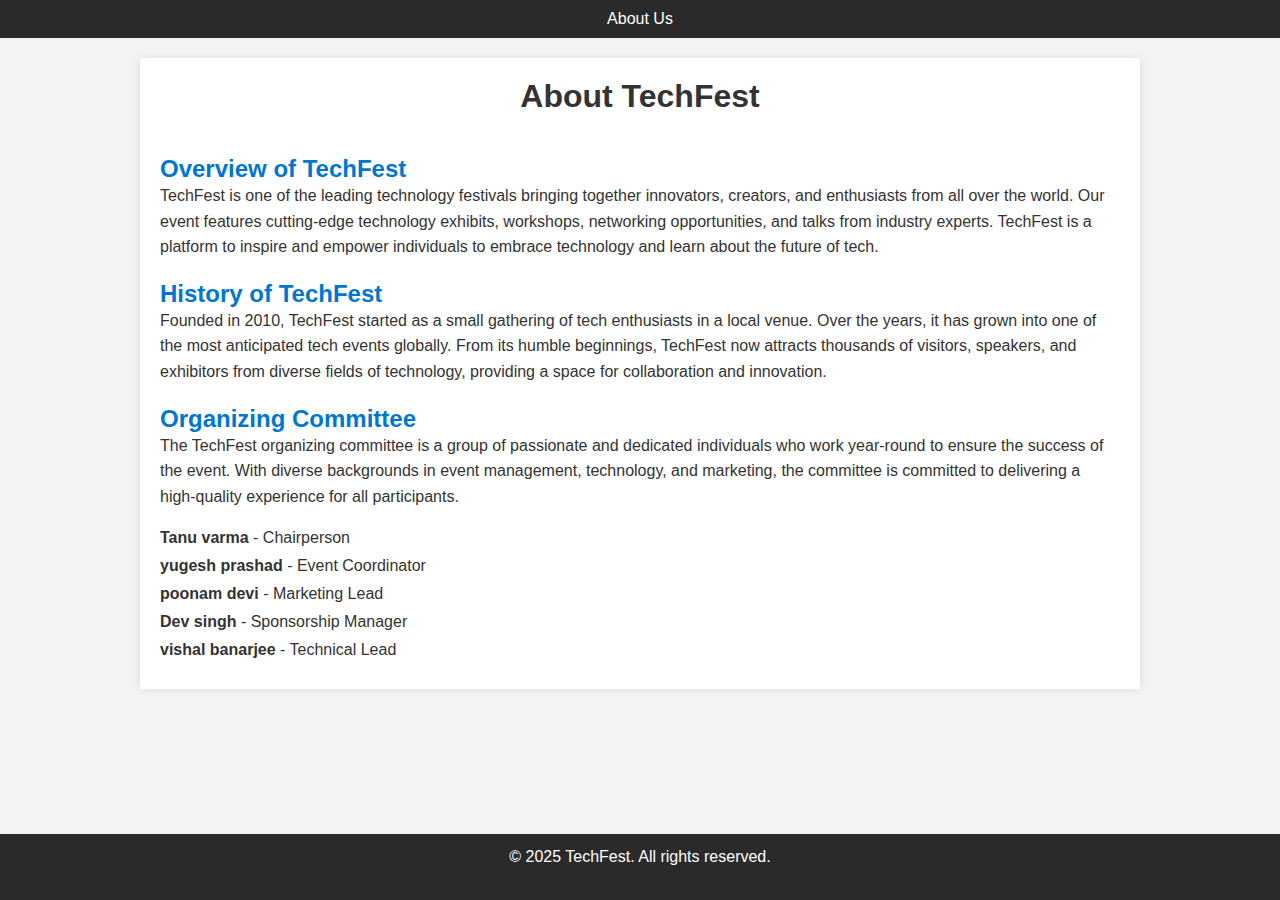
<file: about.html>
<!DOCTYPE html>
<html lang="en">
<head>
    <meta charset="UTF-8">
    <meta name="viewport" content="width=device-width, initial-scale=1.0">
    <title>About Us - TechFest</title>
    <link rel="stylesheet" href="style2.css">
</head>
<body>
    <header>
        <nav>
            <ul>
                
                <li><a href="#">About Us</a></li>
               
            </ul>
        </nav>
    </header>

    <section class="about">
        <div class="section-header">
            <h1>About TechFest</h1>
        </div>

        <div class="overview">
            <h2>Overview of TechFest</h2>
            <p>
                TechFest is one of the leading technology festivals bringing together innovators, creators, and
                enthusiasts from all over the world. Our event features cutting-edge technology exhibits, workshops,
                networking opportunities, and talks from industry experts. TechFest is a platform to inspire and
                empower individuals to embrace technology and learn about the future of tech.
            </p>
        </div>

        <div class="history">
            <h2>History of TechFest</h2>
            <p>
                Founded in 2010, TechFest started as a small gathering of tech enthusiasts in a local venue. Over
                the years, it has grown into one of the most anticipated tech events globally. From its humble
                beginnings, TechFest now attracts thousands of visitors, speakers, and exhibitors from diverse fields
                of technology, providing a space for collaboration and innovation.
            </p>
        </div>

        <div class="committee">
            <h2>Organizing Committee</h2>
            <p>
                The TechFest organizing committee is a group of passionate and dedicated individuals who work year-round
                to ensure the success of the event. With diverse backgrounds in event management, technology, and
                marketing, the committee is committed to delivering a high-quality experience for all participants.
            </p>
            <ul>
                <li><strong>Tanu varma</strong> - Chairperson</li>
                <li><strong>yugesh prashad</strong> - Event Coordinator</li>
                <li><strong> poonam devi</strong> - Marketing Lead</li>
                <li><strong>Dev singh</strong> - Sponsorship Manager</li>
                <li><strong>vishal banarjee</strong> - Technical Lead</li>
            </ul>
        </div>
    </section>

    <footer>
        <p>&copy; 2025 TechFest. All rights reserved.</p>
    </footer>
</body>
</html>
</file>
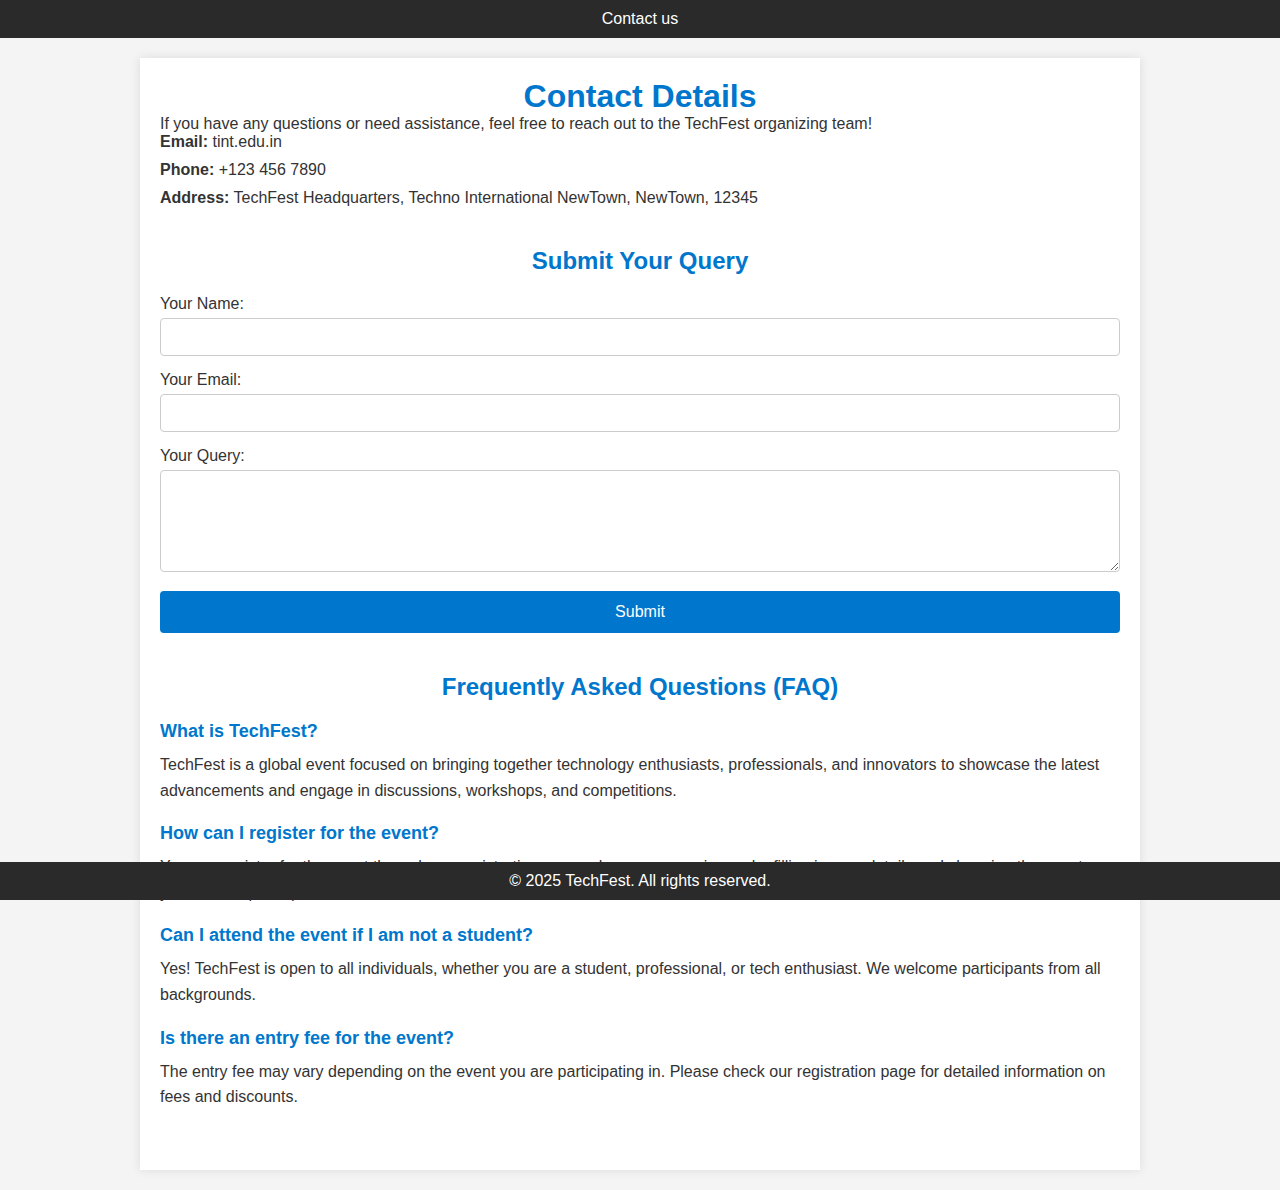
<file: contact.html>
<!DOCTYPE html>
<html lang="en">
<head>
    <meta charset="UTF-8">
    <meta name="viewport" content="width=device-width, initial-scale=1.0">
    <title>Contact Us - TechFest</title>
    <link rel="stylesheet" href="style4.css">
</head>
<body>
    <header>
        <nav>
            <ul>
                
                <li><a href="#">Contact us</a></li>
            </ul>
        </nav>
    </header>

    <section class="contact-section">
        <div class="contact-details">
            <h1>Contact Details</h1>
            <p>If you have any questions or need assistance, feel free to reach out to the TechFest organizing team!</p>
            
            <ul>
                <li><strong>Email:</strong> tint.edu.in </li>
                <li><strong>Phone:</strong> +123 456 7890</li>
                <li><strong>Address:</strong> TechFest Headquarters, Techno International NewTown, NewTown, 12345</li>
            </ul>
        </div>

        <div class="query-form">
            <h2>Submit Your Query</h2>
            <form action="#" method="POST">
                <div class="form-group">
                    <label for="name">Your Name:</label>
                    <input type="text" id="name" name="name" required>
                </div>

                <div class="form-group">
                    <label for="email">Your Email:</label>
                    <input type="email" id="email" name="email" required>
                </div>

                <div class="form-group">
                    <label for="query">Your Query:</label>
                    <textarea id="query" name="query" rows="5" required></textarea>
                </div>

                <button type="submit" class="submit-btn">Submit</button>
            </form>
        </div>

        <div class="faq-section">
            <h2>Frequently Asked Questions (FAQ)</h2>
            <div class="faq-item">
                <h3>What is TechFest?</h3>
                <p>TechFest is a global event focused on bringing together technology enthusiasts, professionals, and innovators to showcase the latest advancements and engage in discussions, workshops, and competitions.</p>
            </div>
            <div class="faq-item">
                <h3>How can I register for the event?</h3>
                <p>You can register for the event through our registration page, where you can sign up by filling in your details and choosing the event you'd like to participate in.</p>
            </div>
            <div class="faq-item">
                <h3>Can I attend the event if I am not a student?</h3>
                <p>Yes! TechFest is open to all individuals, whether you are a student, professional, or tech enthusiast. We welcome participants from all backgrounds.</p>
            </div>
            <div class="faq-item">
                <h3>Is there an entry fee for the event?</h3>
                <p>The entry fee may vary depending on the event you are participating in. Please check our registration page for detailed information on fees and discounts.</p>
            </div>
        </div>
    </section>

    <footer>
        <p>&copy; 2025 TechFest. All rights reserved.</p>
    </footer>
</body>
</html>
</file>
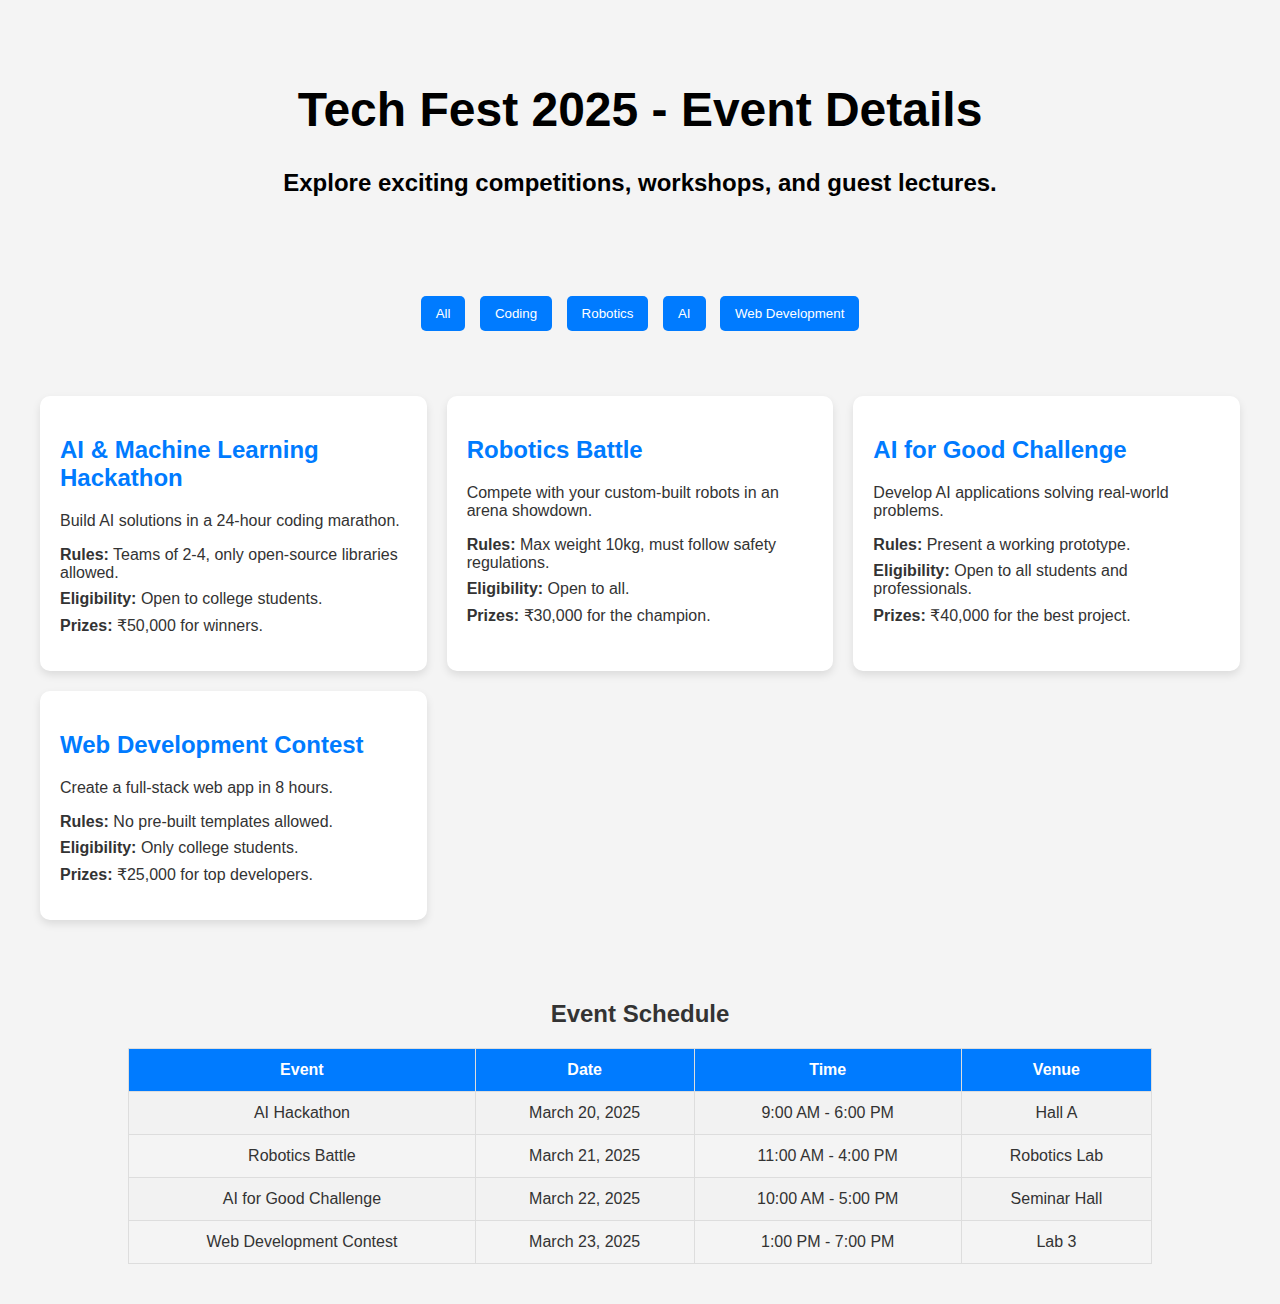
<file: event_details.html>
<!DOCTYPE html>
<html lang="en">
<head>
    <meta charset="UTF-8">
    <meta name="viewport" content="width=device-width, initial-scale=1.0">
    <title>Event Details | Tech Fest</title>
    <link rel="stylesheet" href="styles.css">
</head>
<body>

    <!-- Hero Section -->
    <header class="hero">
        <h1>Tech Fest 2025 - Event Details</h1>
        <p>Explore exciting competitions, workshops, and guest lectures.</p>
    </header>

    <!-- Event Categories -->
    <section class="categories">
        <button class="category-btn" onclick="filterEvents('all')">All</button>
        <button class="category-btn" onclick="filterEvents('coding')">Coding</button>
        <button class="category-btn" onclick="filterEvents('robotics')">Robotics</button>
        <button class="category-btn" onclick="filterEvents('ai')">AI</button>
        <button class="category-btn" onclick="filterEvents('web')">Web Development</button>
    </section>

    <!-- Events List -->
    <section class="events">
        <div class="event-card coding">
            <h2>AI & Machine Learning Hackathon</h2>
            <p>Build AI solutions in a 24-hour coding marathon.</p>
            <ul>
                <li><strong>Rules:</strong> Teams of 2-4, only open-source libraries allowed.</li>
                <li><strong>Eligibility:</strong> Open to college students.</li>
                <li><strong>Prizes:</strong> ₹50,000 for winners.</li>
            </ul>
        </div>

        <div class="event-card robotics">
            <h2>Robotics Battle</h2>
            <p>Compete with your custom-built robots in an arena showdown.</p>
            <ul>
                <li><strong>Rules:</strong> Max weight 10kg, must follow safety regulations.</li>
                <li><strong>Eligibility:</strong> Open to all.</li>
                <li><strong>Prizes:</strong> ₹30,000 for the champion.</li>
            </ul>
        </div>

        <div class="event-card ai">
            <h2>AI for Good Challenge</h2>
            <p>Develop AI applications solving real-world problems.</p>
            <ul>
                <li><strong>Rules:</strong> Present a working prototype.</li>
                <li><strong>Eligibility:</strong> Open to all students and professionals.</li>
                <li><strong>Prizes:</strong> ₹40,000 for the best project.</li>
            </ul>
        </div>

        <div class="event-card web">
            <h2>Web Development Contest</h2>
            <p>Create a full-stack web app in 8 hours.</p>
            <ul>
                <li><strong>Rules:</strong> No pre-built templates allowed.</li>
                <li><strong>Eligibility:</strong> Only college students.</li>
                <li><strong>Prizes:</strong> ₹25,000 for top developers.</li>
            </ul>
        </div>
    </section>

    <!-- Schedule Table -->
    <section class="schedule">
        <h2>Event Schedule</h2>
        <table>
            <tr>
                <th>Event</th>
                <th>Date</th>
                <th>Time</th>
                <th>Venue</th>
            </tr>
            <tr>
                <td>AI Hackathon</td>
                <td>March 20, 2025</td>
                <td>9:00 AM - 6:00 PM</td>
                <td>Hall A</td>
            </tr>
            <tr>
                <td>Robotics Battle</td>
                <td>March 21, 2025</td>
                <td>11:00 AM - 4:00 PM</td>
                <td>Robotics Lab</td>
            </tr>
            <tr>
                <td>AI for Good Challenge</td>
                <td>March 22, 2025</td>
                <td>10:00 AM - 5:00 PM</td>
                <td>Seminar Hall</td>
            </tr>
            <tr>
                <td>Web Development Contest</td>
                <td>March 23, 2025</td>
                <td>1:00 PM - 7:00 PM</td>
                <td>Lab 3</td>
            </tr>
        </table>
    </section>

    <script>
        function filterEvents(category) {
            let events = document.querySelectorAll('.event-card');
            events.forEach(event => {
                if (category === 'all' || event.classList.contains(category)) {
                    event.style.display = "block";
                } else {
                    event.style.display = "none";
                }
            });
        }
    </script>

</body>
</html>
</file>
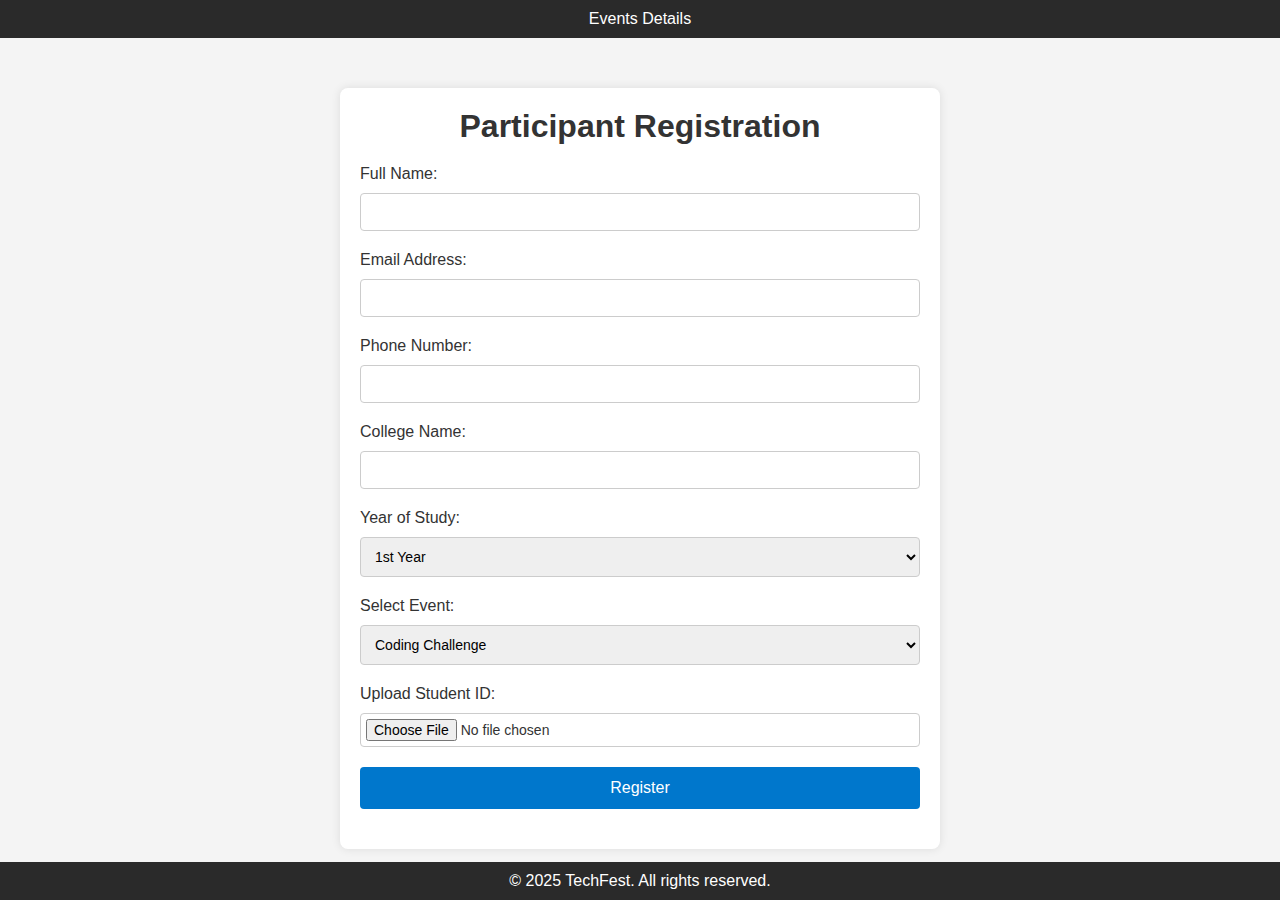
<file: registration.html>
<!DOCTYPE html>
<html lang="en">
<head>
    <meta charset="UTF-8">
    <meta name="viewport" content="width=device-width, initial-scale=1.0">
    <title>Participant Registration - TechFest</title>
    <link rel="stylesheet" href="style3.css">
</head>
<body>
    <header>
        <nav>
            <ul>
               
                <li><a href="#">Events Details</a></li>
                
            </ul>
        </nav>
    </header>

    <section class="registration-form">
        <div class="form-container">
            <h1>Participant Registration</h1>
            <form action="#" method="POST" enctype="multipart/form-data">
                <div class="form-group">
                    <label for="name">Full Name:</label>
                    <input type="text" id="name" name="name" required>
                </div>

                <div class="form-group">
                    <label for="email">Email Address:</label>
                    <input type="email" id="email" name="email" required>
                </div>

                <div class="form-group">
                    <label for="phone">Phone Number:</label>
                    <input type="tel" id="phone" name="phone" required>
                </div>

                <div class="form-group">
                    <label for="college">College Name:</label>
                    <input type="text" id="college" name="college" required>
                </div>

                <div class="form-group">
                    <label for="year">Year of Study:</label>
                    <select id="year" name="year" required>
                        <option value="1">1st Year</option>
                        <option value="2">2nd Year</option>
                        <option value="3">3rd Year</option>
                        <option value="4">4th Year</option>
                    </select>
                </div>

                <div class="form-group">
                    <label for="event">Select Event:</label>
                    <select id="event" name="event" required>
                        <option value="coding">Coding Challenge</option>
                        <option value="robotics">Robotics Competition</option>
                        <option value="design">Design Hackathon</option>
                        <option value="ai">AI & ML Challenge</option>
                    </select>
                </div>

                <div class="form-group">
                    <label for="student-id">Upload Student ID:</label>
                    <input type="file" id="student-id" name="student-id" required>
                </div>

                <div class="form-group">
                    <button type="submit" class="submit-btn">Register</button>
                </div>
            </form>
        </div>
    </section>

    <footer>
        <p>&copy; 2025 TechFest. All rights reserved.</p>
    </footer>
</body>
</html>
</file>
<file: style2.css>
* {
    margin: 0;
    padding: 0;
    box-sizing: border-box;
    font-family: Arial, sans-serif;
}

body {
    background-color: #f4f4f4;
    color: #333;
}

header {
    background-color: #2a2a2a;
    color: white;
    padding: 10px 0;
    text-align: center;
}

nav ul {
    list-style: none;
}

nav ul li {
    display: inline;
    margin: 0 20px;
}

nav ul li a {
    text-decoration: none;
    color: white;
    font-size: 16px;
}

h1, h2 {
    color: #333;
}

.about {
    max-width: 1000px;
    margin: 20px auto;
    padding: 20px;
    background-color: white;
    box-shadow: 0 0 10px rgba(0, 0, 0, 0.1);
}

.section-header {
    text-align: center;
    margin-bottom: 40px;
}

h2 {
    color: #0077cc;
    margin-top: 20px;
}

p {
    font-size: 16px;
    line-height: 1.6;
    margin-bottom: 20px;
}

ul {
    list-style: none;
}

ul li {
    font-size: 16px;
    margin-bottom: 10px;
}

footer {
    background-color: #2a2a2a;
    color: white;
    text-align: center;
    padding: 10px;
    position: fixed;
    bottom: 0;
    width: 100%;
}
</file>
<file: style4.css>
* {
    margin: 0;
    padding: 0;
    box-sizing: border-box;
    font-family: Arial, sans-serif;
}

body {
    background-color: #f4f4f4;
    color: #333;
}

header {
    background-color: #2a2a2a;
    color: white;
    padding: 10px 0;
    text-align: center;
}

nav ul {
    list-style: none;
}

nav ul li {
    display: inline;
    margin: 0 20px;
}

nav ul li a {
    text-decoration: none;
    color: white;
    font-size: 16px;
}

h1, h2, h3 {
    color: #333;
}

.contact-section {
    max-width: 1000px;
    margin: 20px auto;
    padding: 20px;
    background-color: white;
    box-shadow: 0 0 10px rgba(0, 0, 0, 0.1);
}

.contact-details, .query-form, .faq-section {
    margin-bottom: 40px;
}

.contact-details h1 {
    text-align: center;
    color: #0077cc;
}

.contact-details ul {
    list-style: none;
    padding-left: 0;
}

.contact-details ul li {
    font-size: 16px;
    margin-bottom: 10px;
}

.query-form h2 {
    text-align: center;
    color: #0077cc;
    margin-bottom: 20px;
}

.form-group {
    margin-bottom: 15px;
}

label {
    font-size: 16px;
    margin-bottom: 5px;
    display: block;
}

input[type="text"],
input[type="email"],
textarea {
    width: 100%;
    padding: 10px;
    font-size: 14px;
    border: 1px solid #ccc;
    border-radius: 4px;
}

textarea {
    resize: vertical;
}

button.submit-btn {
    background-color: #0077cc;
    color: white;
    border: none;
    padding: 12px 20px;
    font-size: 16px;
    cursor: pointer;
    border-radius: 4px;
    width: 100%;
}

button.submit-btn:hover {
    background-color: #005fa3;
}

.faq-section h2 {
    text-align: center;
    color: #0077cc;
    margin-bottom: 20px;
}

.faq-item {
    margin-bottom: 20px;
}

.faq-item h3 {
    font-size: 18px;
    color: #0077cc;
    margin-bottom: 10px;
}

.faq-item p {
    font-size: 16px;
    line-height: 1.6;
}

footer {
    background-color: #2a2a2a;
    color: white;
    text-align: center;
    padding: 10px;
    position: fixed;
    bottom: 0;
    width: 100%;
}
</file>
<file: styles.css>
/* General Styles */
body {
    font-family: 'Arial', sans-serif;
    margin: 0;
    padding: 0;
    background-color: #f4f4f4;
    color: #333;
}

/* Hero Section */
.hero {
    background: url('https://source.unsplash.com/1600x900/?technology,event') center/cover;
    color: black;
    text-align: center;
    padding: 50px 20px;
    font-size: 1.5em;
    font-weight: bold;
}

/* Categories */
.categories {
    text-align: center;
    margin: 20px;
}

.category-btn {
    background: #007bff;
    color: white;
    border: none;
    padding: 10px 15px;
    margin: 5px;
    cursor: pointer;
    border-radius: 5px;
    transition: 0.3s;
}

.category-btn:hover {
    background: #0056b3;
}

/* Events Section */
.events {
    display: grid;
    grid-template-columns: repeat(auto-fit, minmax(300px, 1fr));
    gap: 20px;
    padding: 40px;
    max-width: 1200px;
    margin: auto;
}

/* Event Cards */
.event-card {
    background: white;
    padding: 20px;
    border-radius: 10px;
    box-shadow: 0 4px 8px rgba(0, 0, 0, 0.1);
    transition: transform 0.3s ease-in-out;
}

.event-card:hover {
    transform: scale(1.05);
}

.event-card h2 {
    color: #007bff;
}

.event-card ul {
    list-style: none;
    padding: 0;
}

.event-card ul li {
    margin-bottom: 8px;
}

/* Schedule Table */
.schedule {
    text-align: center;
    margin: 40px auto;
    width: 80%;
}

.schedule table {
    width: 100%;
    border-collapse: collapse;
}

.schedule th, .schedule td {
    padding: 12px;
    border: 1px solid #ddd;
}

.schedule th {
    background: #007bff;
    color: white;
}

.schedule tr:nth-child(even) {
    background: #f2f2f2;
}
</file>
<file: style3.css>
* {
    margin: 0;
    padding: 0;
    box-sizing: border-box;
    font-family: Arial, sans-serif;
}

body {
    background-color: #f4f4f4;
    color: #333;
}

header {
    background-color: #2a2a2a;
    color: white;
    padding: 10px 0;
    text-align: center;
}

nav ul {
    list-style: none;
}

nav ul li {
    display: inline;
    margin: 0 20px;
}

nav ul li a {
    text-decoration: none;
    color: white;
    font-size: 16px;
}

h1 {
    text-align: center;
    color: #333;
    margin-bottom: 20px;
}

.registration-form {
    max-width: 600px;
    margin: 50px auto;
    padding: 20px;
    background-color: white;
    box-shadow: 0 0 10px rgba(0, 0, 0, 0.1);
    border-radius: 8px;
}

.form-container {
    display: flex;
    flex-direction: column;
}

.form-group {
    margin-bottom: 20px;
}

label {
    font-size: 16px;
    margin-bottom: 5px;
    display: block;
}

input[type="text"],
input[type="email"],
input[type="tel"],
select,
input[type="file"] {
    width: 100%;
    padding: 10px;
    margin-top: 5px;
    font-size: 14px;
    border: 1px solid #ccc;
    border-radius: 4px;
}

input[type="file"] {
    padding: 5px;
}

button.submit-btn {
    background-color: #0077cc;
    color: white;
    border: none;
    padding: 12px 20px;
    font-size: 16px;
    cursor: pointer;
    border-radius: 4px;
    width: 100%;
}

button.submit-btn:hover {
    background-color: #005fa3;
}

footer {
    background-color: #2a2a2a;
    color: white;
    text-align: center;
    padding: 10px;
    position: fixed;
    bottom: 0;
    width: 100%;
}
</file>
